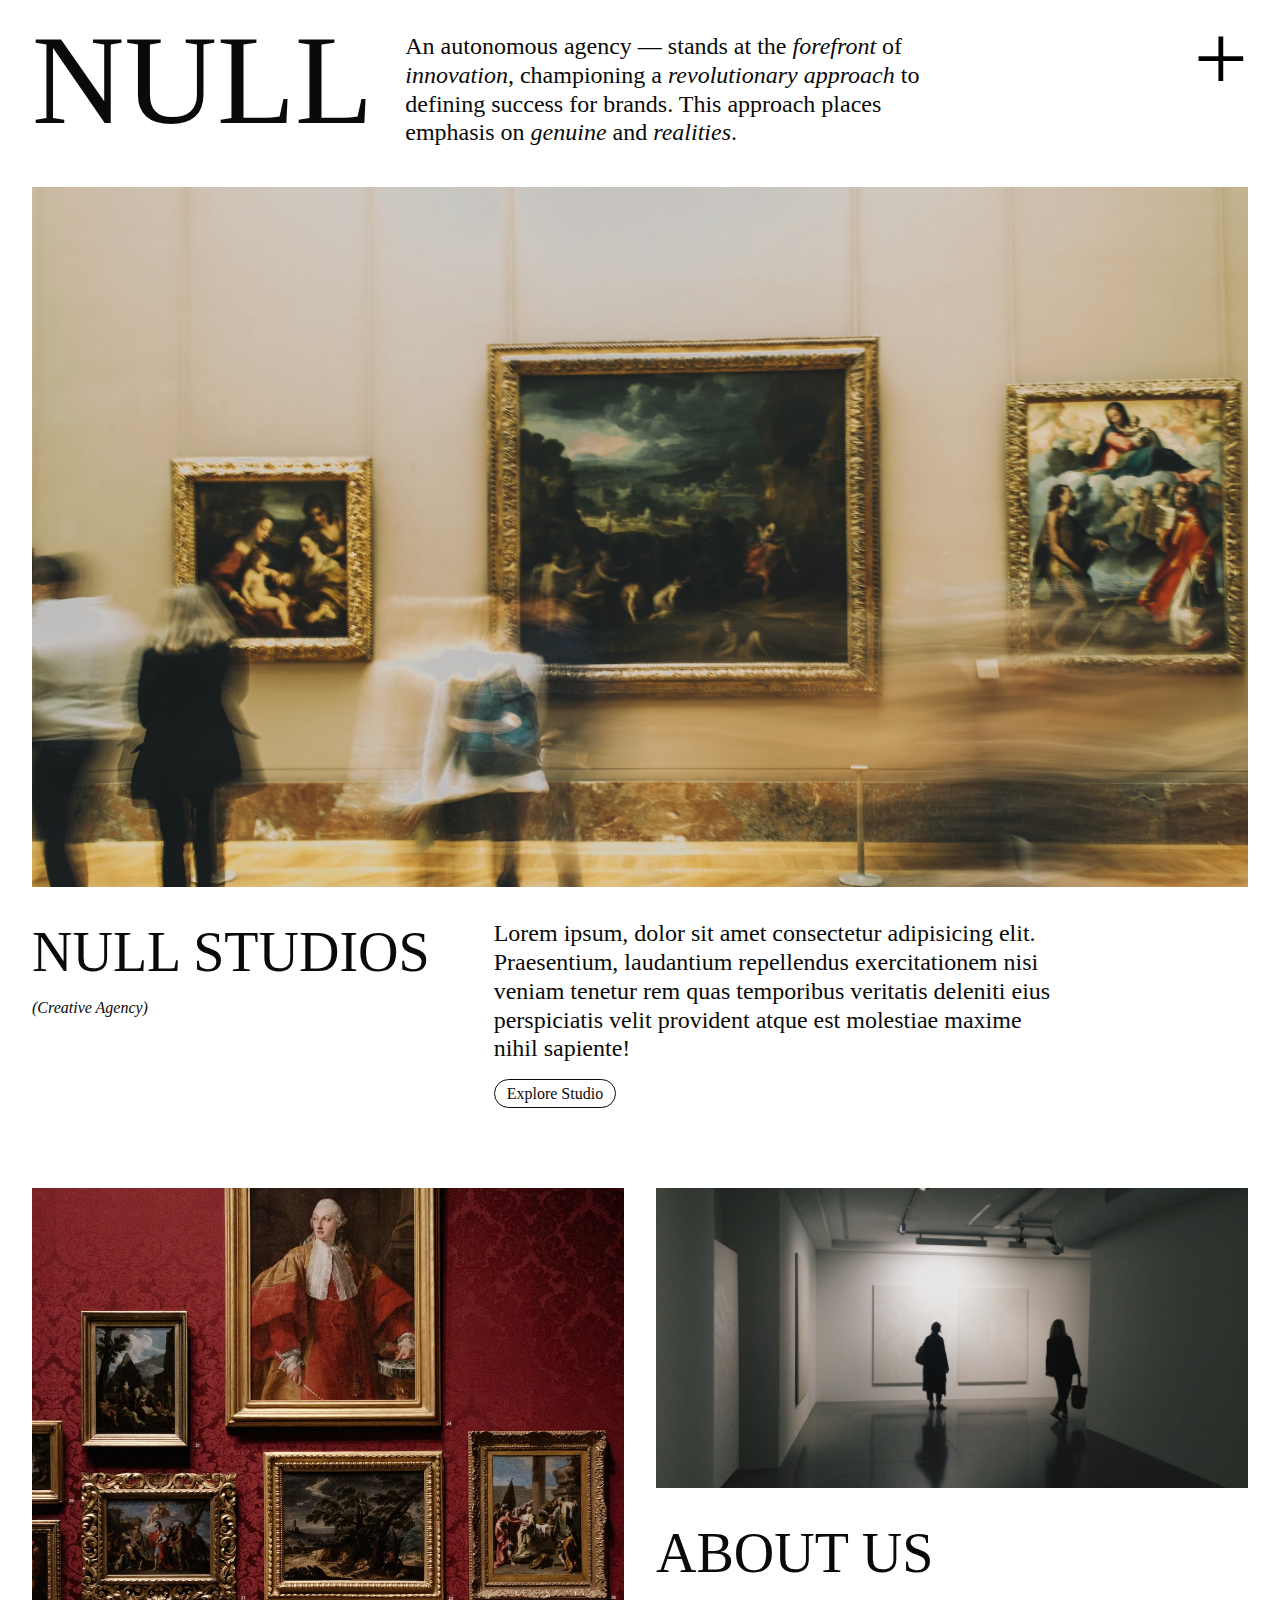
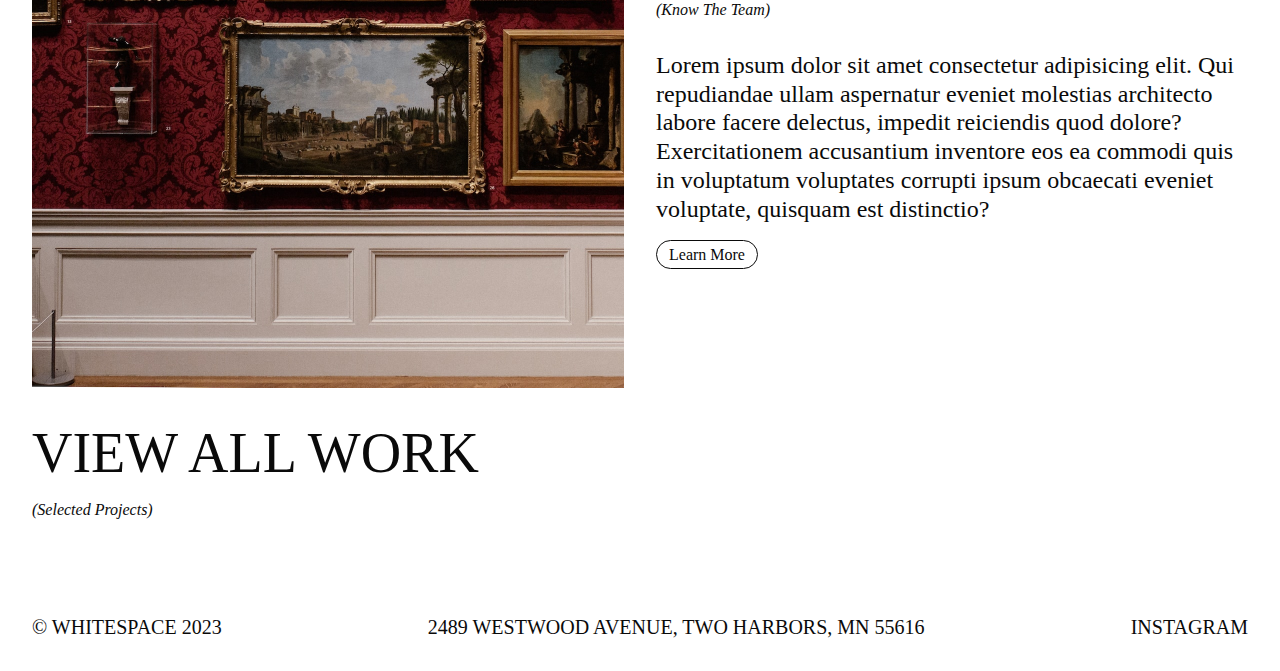
<file: index.html>
<!DOCTYPE html>
<html lang="en">
 <head>
  <meta charset="UTF-8" />
  <meta name="viewport" content="width=device-width, initial-scale=1.0" />
  <title>Null Studio | Creative Agency Template</title>
  <meta name="description" content="A sleek, dark-themed agency website template built with HTML, CSS, and JavaScript.">
  <meta name="keywords" content="Null Studio, agency template, HTML, CSS, JavaScript, frontend development, NULL STUDIO NETLIFY, NULL STUDIO VERCEL, NULL STUDIO ADITYA, NULL STUDIO MANIPAL">
  <meta name="author" content="Aditya Agarwal">
  <meta name="robots" content="index, follow">

  <!-- Canonical URL -->
  <link rel="canonical" href="https://nullstudio.netlify.app/" />

  <!-- Open Graph -->
  <meta property="og:title" content="Null Studio | Creative Agency Template">
  <meta property="og:description" content="A sleek, dark-themed agency website template built with HTML, CSS, and JavaScript.">
  <meta property="og:image" content="https://res.cloudinary.com/dcf0cpuqf/image/upload/v1744313893/Screenshot_2025-04-11_010625_uzhmr8.png">
  <meta property="og:url" content="https://nullstudio.netlify.app/">
  <meta property="og:type" content="website">

  <!-- Twitter Card -->
  <meta name="twitter:card" content="summary_large_image">
  <meta name="twitter:title" content="Null Studio | Creative Agency Template">
  <meta name="twitter:description" content="A sleek, dark-themed agency website template built with HTML, CSS, and JavaScript.">
  <meta name="twitter:image" content="https://res.cloudinary.com/dcf0cpuqf/image/upload/v1744313893/Screenshot_2025-04-11_010625_uzhmr8.png">

<!-- Favicon for modern browsers -->
<link rel="icon" type="image/png" sizes="32x32" href="https://res.cloudinary.com/dcf0cpuqf/image/upload/v1747914442/NULL_STUDIO_LOGO_v3ogn7.png">

<!-- Apple Touch Icon (for iOS home screen icons) -->
<link rel="apple-touch-icon" href="https://res.cloudinary.com/dcf0cpuqf/image/upload/v1747914442/NULL_STUDIO_LOGO_v3ogn7.png">

<!-- Shortcut Icon (for IE browsers) -->
<link rel="shortcut icon" href="https://res.cloudinary.com/dcf0cpuqf/image/upload/v1747914442/NULL_STUDIO_LOGO_v3ogn7.png" type="image/png">


  <!-- CSS -->
  <link rel="stylesheet" href="./main.css" />
  <link rel="stylesheet" href="./styles/index.css" />
  <meta name="google-site-verification" content="W15BiWuEv8i1pYRd38IHA2Mns__zokkK7E5EZFbC4dg" />
  <link rel="manifest" href="/manifest.json">
</head>

  <body>
    <div class="menu-toggle">
      <div class="toggle-icon">
        <span>+</span>
      </div>
    </div>
    <div class="menu">
      <div class="menu-link"><a href="index.html">Index</a><span>+</span></div>
      <div class="menu-link">
        <a href="pages/work.html">Projects</a><span>+</span>
      </div>
      <div class="menu-link">
        <a href="pages/about.html">About Us</a><span>+</span>
      </div>
      <div class="menu-link">
        <a href="pages/contact.html">Contact</a><span>+</span>
      </div>
      <div class="menu-link">
        <a href="pages/careers.html">Careers</a><span>+</span>
      </div>
    </div>
    <div class="container" id="home">
      <!-- header -->
      <div class="header">
        <div class="hero-logo">
          <a href="index.html">Null</a>
        </div>
        <div class="hero-copy">
          <p>
            An autonomous agency &mdash; stands at the <span>forefront</span> of
            <span>innovation</span>, championing a
            <span>revolutionary approach</span> to defining success for brands.
            This approach places emphasis on <span>genuine </span> and
            <span>realities</span>.
          </p>
        </div>
      </div>

      <!-- article -->
      <div class="article" id="hero-article">
        <div class="article-img" id="article-img-1">
          <img src="./assets/home/hero.jpg" alt="" />
        </div>
        <div class="article-copy">
          <div class="article-title">
            <p><a href="#">Null Studios</a></p>
            <span>(Creative Agency)</span>
          </div>
          <div class="article-text">
            <p>
              Lorem ipsum, dolor sit amet consectetur adipisicing elit.
              Praesentium, laudantium repellendus exercitationem nisi veniam
              tenetur rem quas temporibus veritatis deleniti eius perspiciatis
              velit provident atque est molestiae maxime nihil sapiente!
            </p>

            <div class="article-link">
              <a href="pages/about.html">Explore Studio</a>
            </div>
          </div>
        </div>
      </div>

      <div class="article-row">
        <div class="article-col">
          <div class="article" id="hero-article">
            <div class="article-img" id="article-img-2">
              <img src="./assets/home/article-1.jpg" alt="" />
            </div>
            <div class="article-copy">
              <div class="article-title">
                <p><a href="pages/work.html">View All Work</a></p>
                <span>(Selected Projects)</span>
              </div>
            </div>
          </div>
        </div>
        <div class="article-col">
          <div class="article" id="hero-article">
            <div class="article-img" id="article-img-3">
              <img src="./assets/home/article-2.jpg" alt="" />
            </div>
            <div class="article-copy">
              <div class="article-title">
                <p><a href="pages/about.html">About Us</a></p>
                <span>(Know The Team)</span>
              </div>
              <div class="article-text">
                <p>
                  Lorem ipsum dolor sit amet consectetur adipisicing elit. Qui
                  repudiandae ullam aspernatur eveniet molestias architecto
                  labore facere delectus, impedit reiciendis quod dolore?
                  Exercitationem accusantium inventore eos ea commodi quis in
                  voluptatum voluptates corrupti ipsum obcaecati eveniet
                  voluptate, quisquam est distinctio?
                </p>

                <div class="article-link">
                  <a href="pages/about.html">Learn More</a>
                </div>
              </div>
            </div>
          </div>
        </div>
      </div>

      <footer>
        <p>&copy; whitespace 2023</p>
        <p id="address">2489 Westwood Avenue, Two Harbors, MN 55616</p>
        <p><a href="https://www.instagram.com/aditya_xup/">Instagram</a></p>
      </footer>
    </div>
    <script src="https://cdnjs.cloudflare.com/ajax/libs/gsap/3.12.2/gsap.min.js"></script>
    <script src="./script.js"></script>
  </body>
</html>
</file>
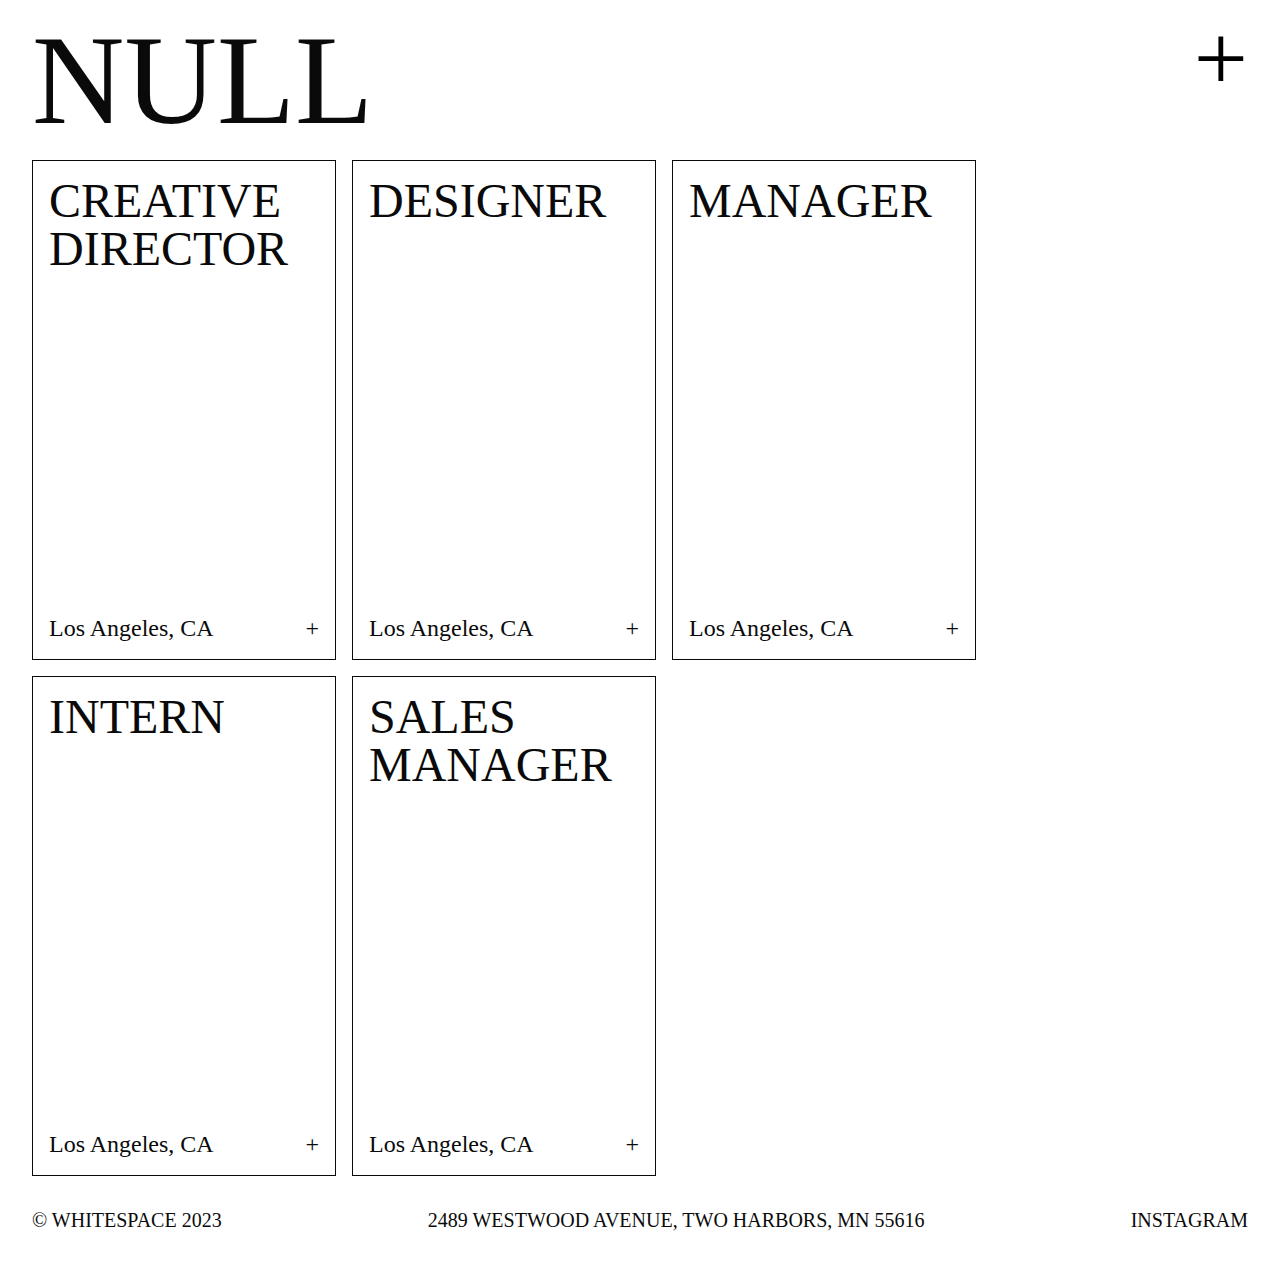
<file: pages/careers.html>
<!DOCTYPE html>
<html lang="en">
  <head>
    <meta charset="UTF-8" />
    <meta name="viewport" content="width=device-width, initial-scale=1.0" />
    <title>Careers Page | Null Studio | MWT by @Codegrid</title>
    <link rel="stylesheet" href="../main.css" />
    <link rel="stylesheet" href="../styles/index.css" />
    <link rel="stylesheet" href="../styles/careers.css" />
  </head>
  <body>
    <div class="menu-toggle">
      <div class="toggle-icon">
        <span>+</span>
      </div>
    </div>
    <div class="menu">
      <div class="menu-link">
        <a href="../index.html">Index</a><span>+</span>
      </div>
      <div class="menu-link">
        <a href="./work.html">Projects</a><span>+</span>
      </div>
      <div class="menu-link">
        <a href="./about.html">About Us</a><span>+</span>
      </div>
      <div class="menu-link">
        <a href="./contact.html">Contact</a><span>+</span>
      </div>
      <div class="menu-link">
        <a href="./careers.html">Careers</a><span>+</span>
      </div>
    </div>
    <div class="container">
      <div class="header">
        <div class="hero-logo">
          <a href="../index.html">Null</a>
        </div>
      </div>

      <!-- jobs -->
      <div class="cards">
        <div class="card">
          <div class="card-title">
            <h1>Creative Director</h1>
          </div>
          <div class="card-location">
            <p>Los Angeles, CA</p>
            <p class="expand-sign">+</p>
          </div>
        </div>
        <div class="card">
          <div class="card-title">
            <h1>Designer</h1>
          </div>
          <div class="card-location">
            <p>Los Angeles, CA</p>
            <p class="expand-sign">+</p>
          </div>
        </div>

        <div class="card">
          <div class="card-title">
            <h1>Manager</h1>
          </div>
          <div class="card-location">
            <p>Los Angeles, CA</p>
            <p class="expand-sign">+</p>
          </div>
        </div>

        <div class="card">
          <div class="card-title">
            <h1>Intern</h1>
          </div>
          <div class="card-location">
            <p>Los Angeles, CA</p>
            <p class="expand-sign">+</p>
          </div>
        </div>

        <div class="card">
          <div class="card-title">
            <h1>Sales Manager</h1>
          </div>
          <div class="card-location">
            <p>Los Angeles, CA</p>
            <p class="expand-sign">+</p>
          </div>
        </div>
      </div>

      <footer>
        <p>&copy; whitespace 2023</p>
        <p id="address">2489 Westwood Avenue, Two Harbors, MN 55616</p>
        <p><a href="https://www.instagram.com/codegridweb/">Instagram</a></p>
      </footer>
    </div>
    <script src="https://cdnjs.cloudflare.com/ajax/libs/gsap/3.12.2/gsap.min.js"></script>
    <script src="../script.js"></script>
  </body>
</html>
</file>
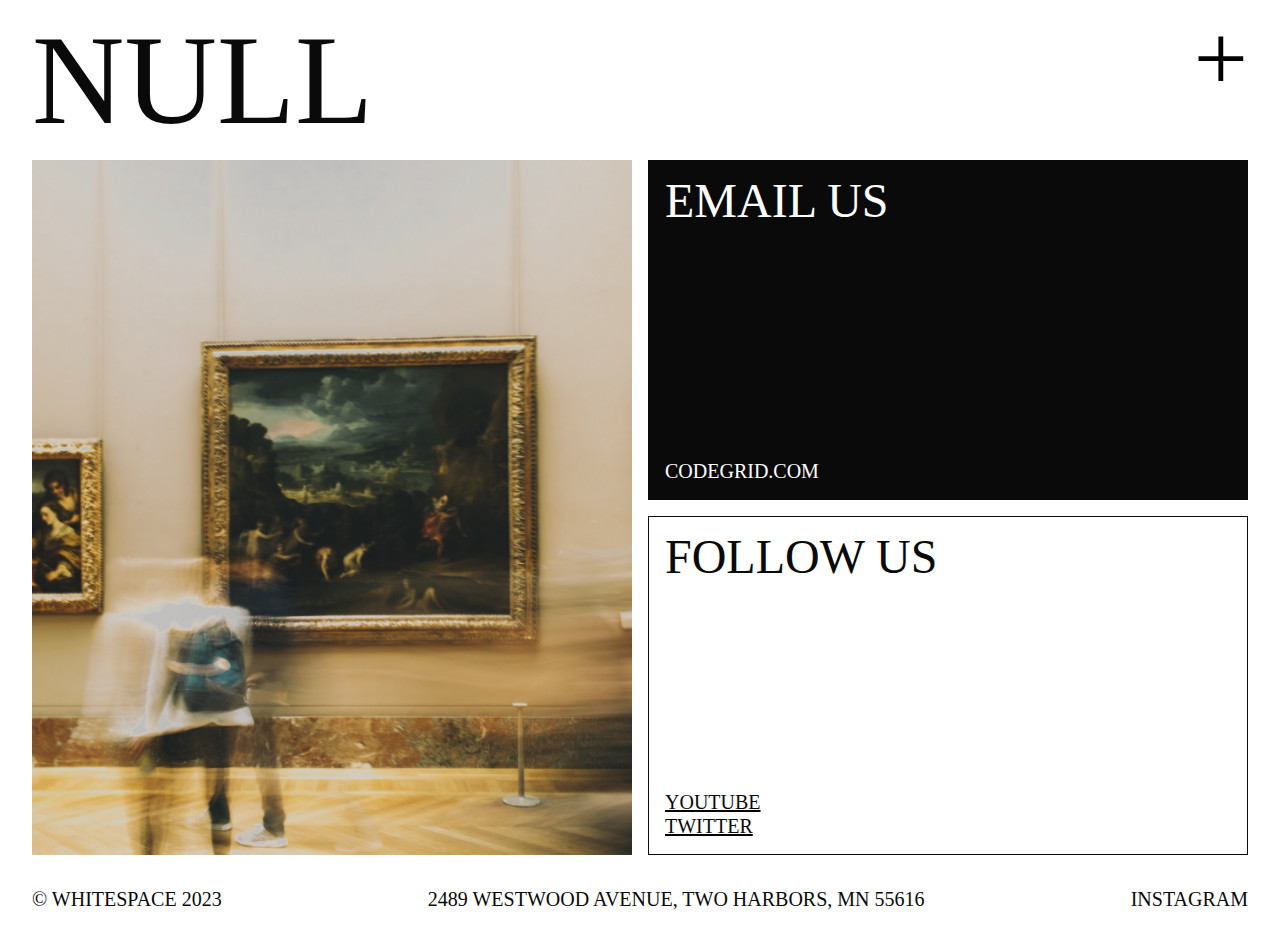
<file: pages/contact.html>
<!DOCTYPE html>
<html lang="en">
  <head>
    <meta charset="UTF-8" />
    <meta name="viewport" content="width=device-width, initial-scale=1.0" />
    <title>Contact Page | Null Studio | MWT by @Codegrid</title>
    <link rel="stylesheet" href="../main.css" />
    <link rel="stylesheet" href="../styles/index.css" />
    <link rel="stylesheet" href="../styles/contact.css" />
  </head>
  <body>
    <div class="menu-toggle">
      <div class="toggle-icon">
        <span>+</span>
      </div>
    </div>
    <div class="menu">
      <div class="menu-link">
        <a href="../index.html">Index</a><span>+</span>
      </div>
      <div class="menu-link">
        <a href="./work.html">Projects</a><span>+</span>
      </div>
      <div class="menu-link">
        <a href="./about.html">About Us</a><span>+</span>
      </div>
      <div class="menu-link">
        <a href="./contact.html">Contact</a><span>+</span>
      </div>
      <div class="menu-link">
        <a href="./careers.html">Careers</a><span>+</span>
      </div>
    </div>
    <div class="container">
      <div class="header">
        <div class="hero-logo">
          <a href="../index.html">Null</a>
        </div>
      </div>

      <div class="tiles">
        <div class="tile">
          <img src="../assets/home/hero.jpg" alt="" />
        </div>
        <div class="tile">
          <div class="tile-1" id="tile-dark">
            <h1>Email Us</h1>
            <p><a href="https://www.codegrid.com/">codegrid.com</a></p>
          </div>
          <div class="tile-2">
            <h1>Follow Us</h1>
            <div class="tile-links">
              <a href="https://www.youtube.com/@codegrid/">YouTube</a>
              <a href="https://twitter.com/codegridweb">Twitter</a>
            </div>
          </div>
        </div>
      </div>

      <footer>
        <p>&copy; whitespace 2023</p>
        <p id="address">2489 Westwood Avenue, Two Harbors, MN 55616</p>
        <p><a href="https://www.instagram.com/codegridweb/">Instagram</a></p>
      </footer>
    </div>
    <script src="https://cdnjs.cloudflare.com/ajax/libs/gsap/3.12.2/gsap.min.js"></script>
    <script src="../script.js"></script>
  </body>
</html>
</file>
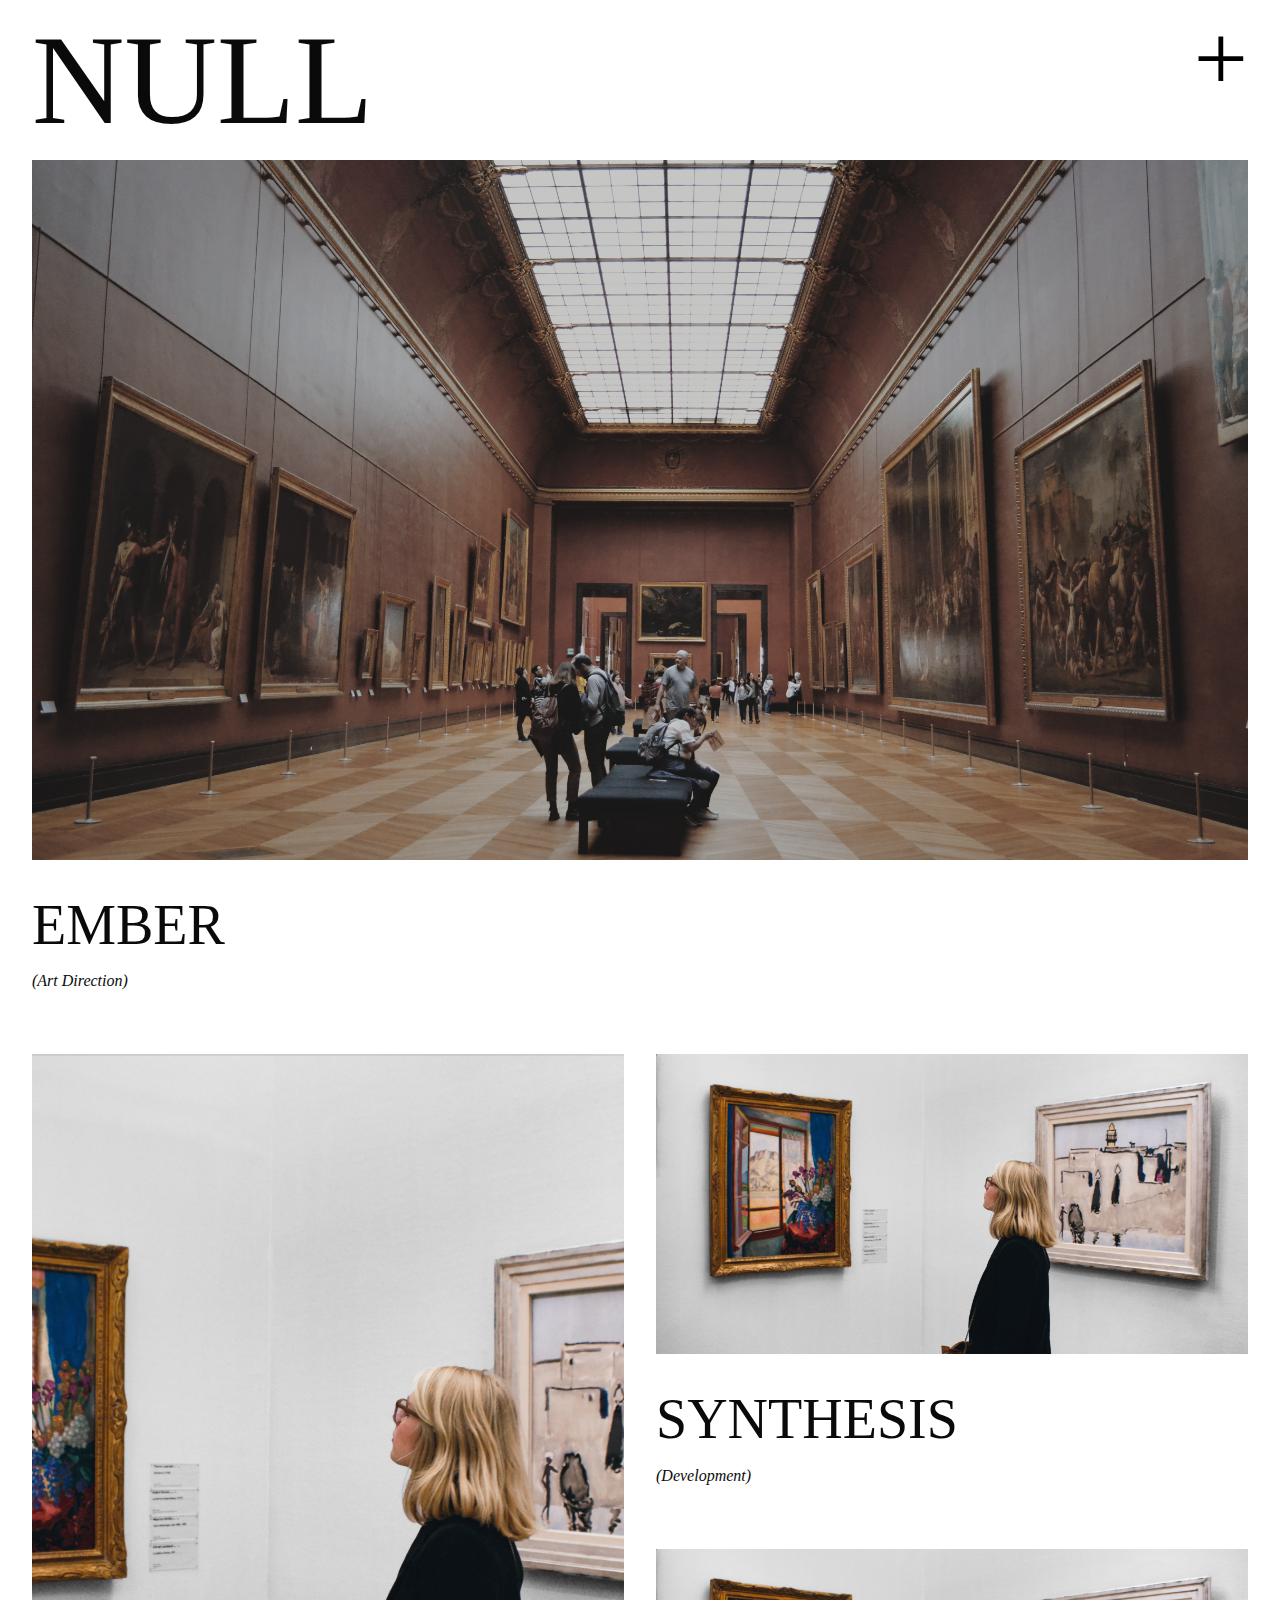
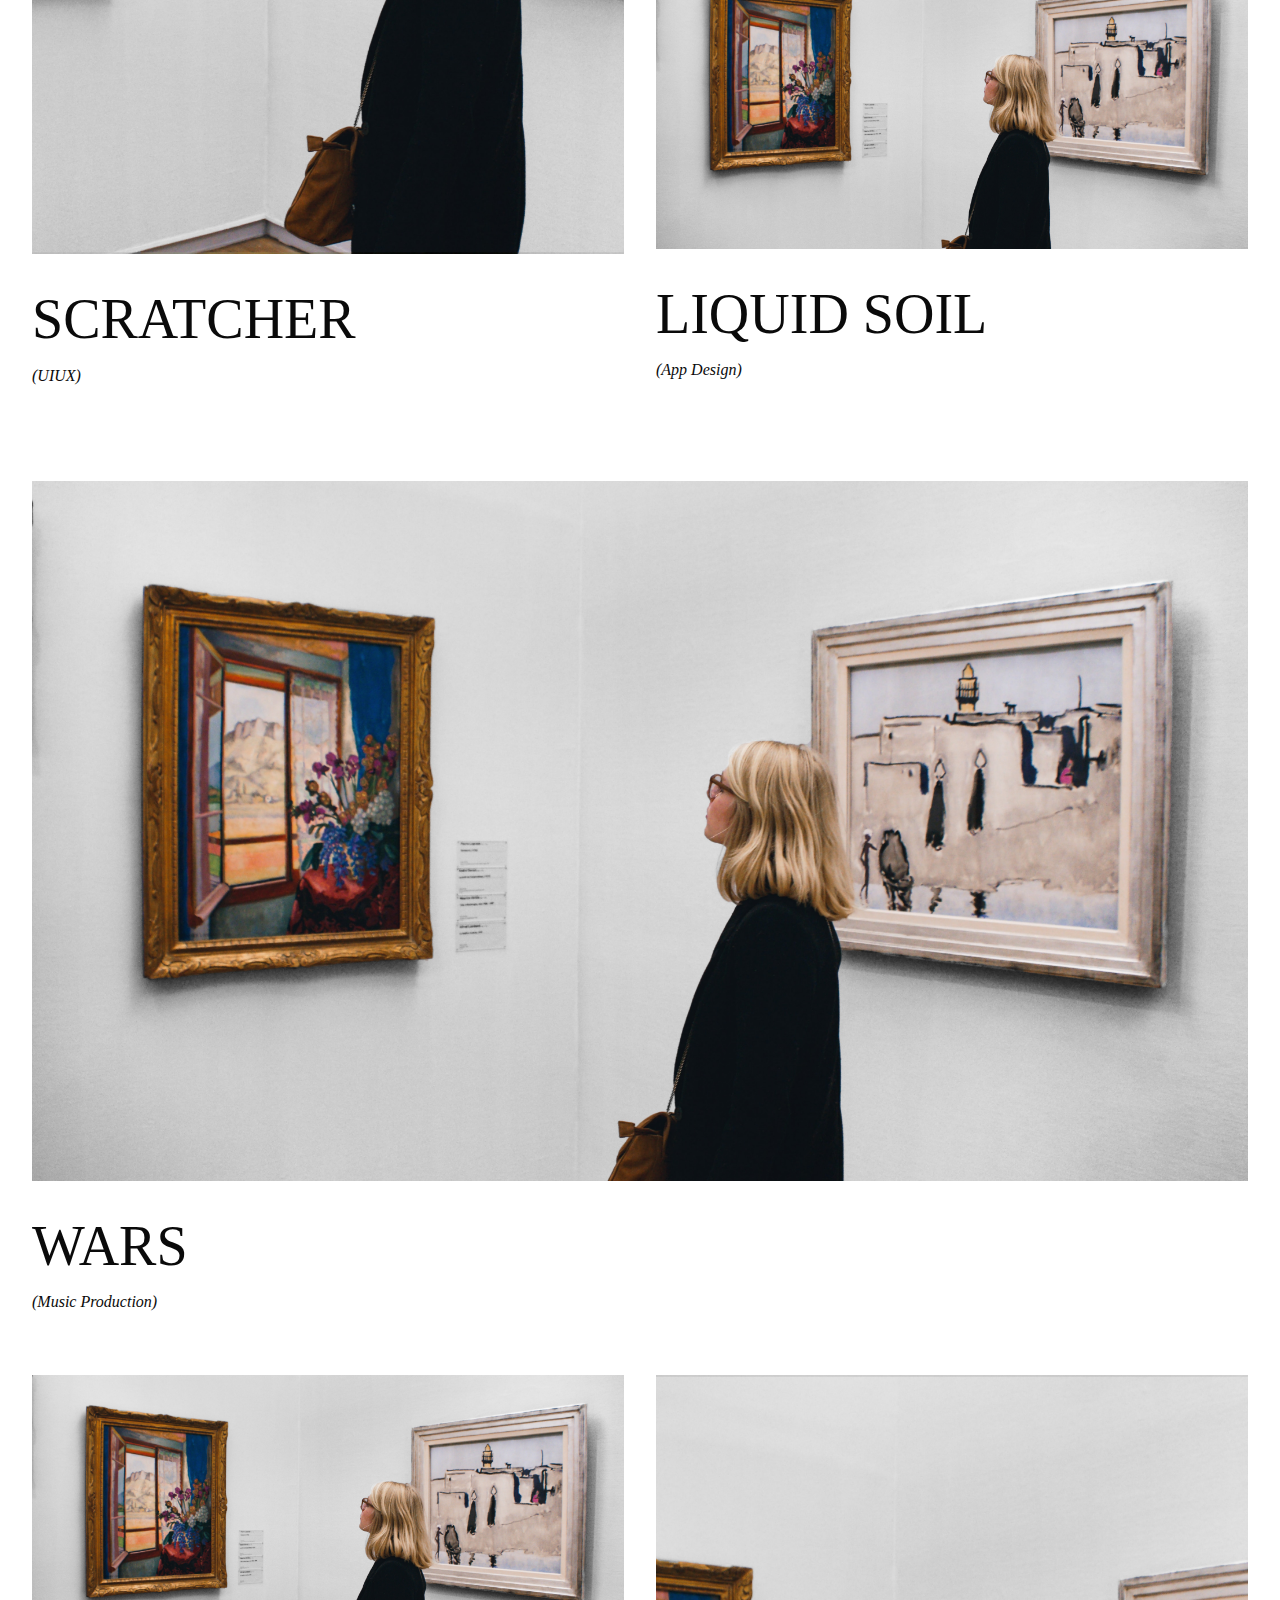
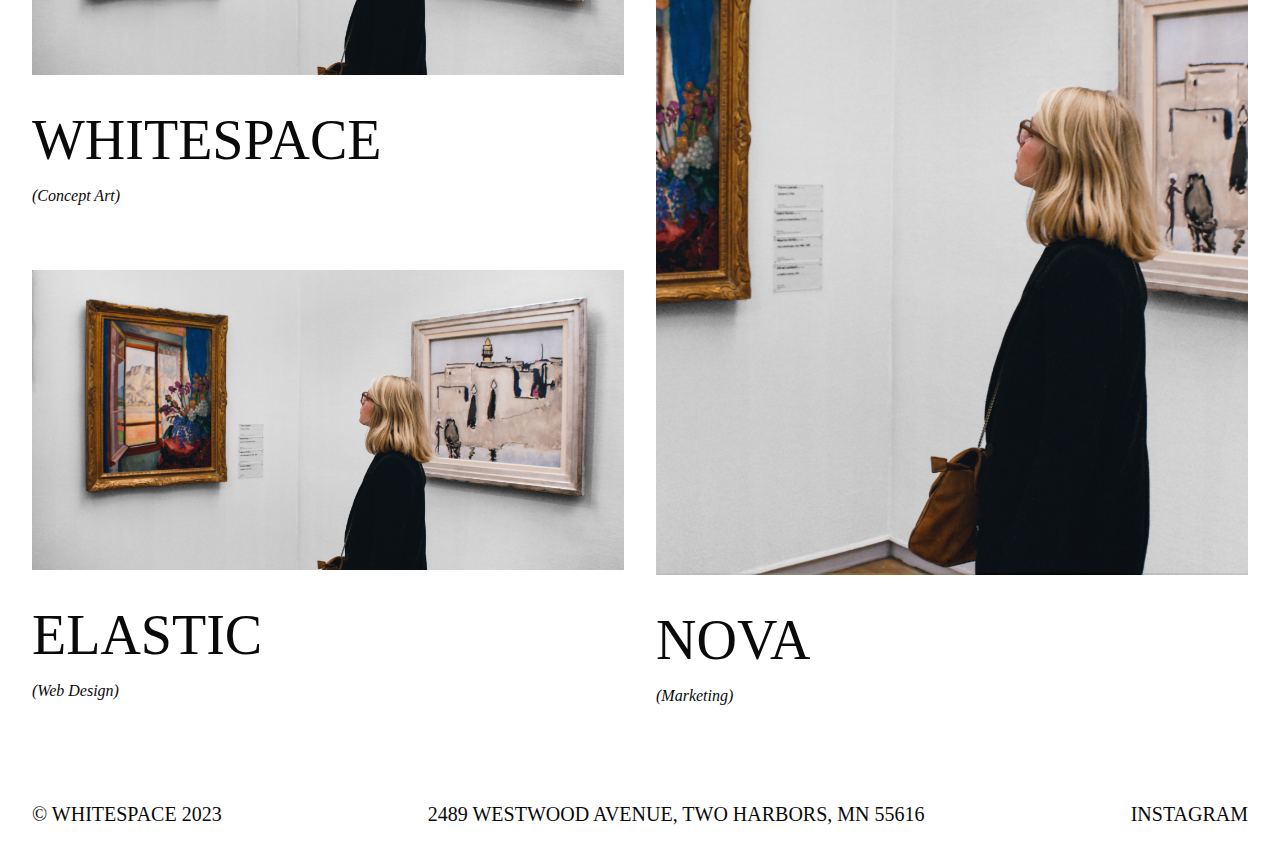
<file: pages/work.html>
<!DOCTYPE html>
<html lang="en">
  <head>
    <meta charset="UTF-8" />
    <meta name="viewport" content="width=device-width, initial-scale=1.0" />
    <title>Projects Page | Null Studio | MWT by @Codegrid</title>
    <link rel="stylesheet" href="../main.css" />
    <link rel="stylesheet" href="../styles/index.css" />
    <link rel="stylesheet" href="../styles/work.css" />
  </head>
  <body>
    <div class="menu-toggle">
      <div class="toggle-icon">
        <span>+</span>
      </div>
    </div>
    <div class="menu">
      <div class="menu-link">
        <a href="../index.html">Index</a><span>+</span>
      </div>
      <div class="menu-link">
        <a href="./work.html">Projects</a><span>+</span>
      </div>
      <div class="menu-link">
        <a href="./about.html">About Us</a><span>+</span>
      </div>
      <div class="menu-link">
        <a href="./contact.html">Contact</a><span>+</span>
      </div>
      <div class="menu-link">
        <a href="./careers.html">Careers</a><span>+</span>
      </div>
    </div>
    <div class="container">
      <div class="header">
        <div class="hero-logo">
          <a href="../index.html">Null</a>
        </div>
      </div>

      <div class="work-container">
        <div class="article" id="hero-article">
          <div class="article-img" id="article-img-1">
            <a href="work-sample.html">
              <img src="../assets/work/project-1.jpg" alt="" />
            </a>
          </div>
          <div class="article-copy">
            <div class="article-title">
              <p><a href="work-sample.html">Ember</a></p>
              <span>(Art Direction)</span>
            </div>
          </div>
        </div>

        <div class="article-row">
          <div class="article-col">
            <div class="article" id="hero-article">
              <div class="article-img" id="article-img-2">
                <a href="work-sample.html">
                  <img src="../assets/work/project-2.jpg" alt="" />
                </a>
              </div>
              <div class="article-copy">
                <div class="article-title">
                  <p><a href="work-sample.html">Scratcher</a></p>
                  <span>(UIUX)</span>
                </div>
              </div>
            </div>
          </div>
          <div class="article-col">
            <div class="article" id="hero-article">
              <div class="article-img" id="article-img-3">
                <a href="work-sample.html">
                  <img src="../assets/work/project-2.jpg" alt="" />
                </a>
              </div>
              <div class="article-copy">
                <div class="article-title">
                  <p><a href="work-sample.html">Synthesis</a></p>
                  <span>(Development)</span>
                </div>
              </div>
            </div>

            <div class="article" id="hero-article">
              <div class="article-img" id="article-img-3">
                <a href="work-sample.html">
                  <img src="../assets/work/project-2.jpg" alt="" />
                </a>
              </div>
              <div class="article-copy">
                <div class="article-title">
                  <p><a href="work-sample.html">Liquid Soil</a></p>
                  <span>(App Design)</span>
                </div>
              </div>
            </div>
          </div>
        </div>

        <div class="article" id="hero-article">
          <div class="article-img" id="article-img-1">
            <a href="work-sample.html">
              <img src="../assets/work/project-2.jpg" alt="" />
            </a>
          </div>
          <div class="article-copy">
            <div class="article-title">
              <p><a href="work-sample.html">Wars</a></p>
              <span>(Music Production)</span>
            </div>
          </div>
        </div>

        <div class="article-row">
          <div class="article-col">
            <div class="article" id="hero-article">
              <div class="article-img" id="article-img-3">
                <a href="work-sample.html">
                  <img src="../assets/work/project-2.jpg" alt="" />
                </a>
              </div>
              <div class="article-copy">
                <div class="article-title">
                  <p><a href="work-sample.html">Whitespace</a></p>
                  <span>(Concept Art)</span>
                </div>
              </div>
            </div>

            <div class="article" id="hero-article">
              <div class="article-img" id="article-img-3">
                <a href="work-sample.html">
                  <img src="../assets/work/project-2.jpg" alt="" />
                </a>
              </div>
              <div class="article-copy">
                <div class="article-title">
                  <p><a href="work-sample.html">Elastic</a></p>
                  <span>(Web Design)</span>
                </div>
              </div>
            </div>
          </div>
          <div class="article-col">
            <div class="article" id="hero-article">
              <div class="article-img" id="article-img-2">
                <a href="work-sample.html">
                  <img src="../assets/work/project-2.jpg" alt="" />
                </a>
              </div>
              <div class="article-copy">
                <div class="article-title">
                  <p><a href="work-sample.html">Nova</a></p>
                  <span>(Marketing)</span>
                </div>
              </div>
            </div>
          </div>
        </div>
      </div>

      <footer>
        <p>&copy; whitespace 2023</p>
        <p id="address">2489 Westwood Avenue, Two Harbors, MN 55616</p>
        <p><a href="https://www.instagram.com/codegridweb/">Instagram</a></p>
      </footer>
    </div>
    <script src="https://cdnjs.cloudflare.com/ajax/libs/gsap/3.12.2/gsap.min.js"></script>
    <script src="../script.js"></script>
  </body>
</html>
</file>
<file: main.css>
@import url("https://fonts.googleapis.com/css2?family=Teko:wght@300;400;500;600;700&display=swap");

:root {
  --color-bg: #fff;
  --color-text: #0a0a0a;

  /* fonts */
  --font-accent: "Cosi Times";
  --font-sans-serif: "PP Neue Montreal";
  --font-serif: "PP Eiko";
}

* {
  margin: 0;
  padding: 0;
  box-sizing: border-box;
}

html,
body {
  width: 100%;
  min-height: 100%;
  background: var(--color-bg);
  font-family: var(--font-sans-serif);
}

/* Custom Scrollbar */
::-webkit-scrollbar {
  width: 6px;
}

::-webkit-scrollbar-track {
  background: #fff;
}

::-webkit-scrollbar-thumb {
  background: #000;
  border-radius: 8px;
  transition: background 0.3s ease;
}

::-webkit-scrollbar-thumb:hover {
  background: #555;
}

/* For Firefox */
html {
  scrollbar-width: thin;
  scrollbar-color: #000 #fff;
}





.container {
  width: 100%;
  height: 100%;
  /* min-height: 90vh; */
  padding: 2rem;
}

h1 {
  color: var(--color-text);
}

p,
span,
a {
  font-size: 1rem;
  line-height: 120%;
  color: var(--color-text);
}

span {
  font-family: var(--font-serif);
}

a {
  text-decoration: none;
  color: var(--color-text);
}

img {
  width: 100%;
  height: 100%;
  object-fit: cover;
}

footer {
  width: 100%;
  display: flex;
  justify-content: space-between;
}

footer p,
footer a {
  font-size: 1.25rem;
  text-transform: uppercase;
  font-family: var(--font-accent);
}

footer#light p,
footer#light a {
  color: var(--color-bg);
}

p#address {
  font-family: var(--font-sans-serif);
}

footer a {
  font-family: var(--font-sans-serif);
}

@media (max-width: 900px) {
  footer {
    flex-direction: column;
  }
}

.menu-toggle {
  position: fixed;
  top: 0;
  right: 0;
  padding: 0 2rem;
  z-index: 10000;
  cursor: pointer;
}

.menu-toggle .toggle-icon span {
  color: #000;
  font-size: 6rem;
  font-family: var(--font-accent);
}

.menu {
  position: fixed;
  top: 0;
  left: 0;
  width: 100vw;
  height: 100vh;
  background: rgba(0, 0, 0, 0.95);
  backdrop-filter: blur(20px);
  display: flex;
  flex-direction: column;
  justify-content: center;
  opacity: 0;
  pointer-events: none;
  z-index: 2;
}

.menu-link {
  position: relative;
  width: 100%;
  text-align: center;
  left: 2rem;
  transition: all 0.3s;
  margin: 0;
}

.menu-link:hover {
  left: -1rem;
  transition: all 0.3s;
}

.menu-link a {
  font-family: var(--font-accent);
  font-size: 5rem;
  text-align: center;
  color: var(--color-bg);
  line-height: 0;
}

.menu-link span {
  font-family: var(--font-accent);
  font-size: 5rem;
  text-align: center;
  color: var(--color-bg);
  padding: 0 0.5rem;
  opacity: 0;
  transition: all 0.3s;
}

.menu-link:hover span {
  opacity: 1;
  transition: all 0.3s;
}

@media (max-width: 900px) {
  .menu-link a {
    font-size: 3.5rem;
  }
}
</file>
<file: styles/index.css>
#home .header {
  width: 75%;
  display: flex;
  gap: 2rem;
  margin-bottom: 2rem;
}

.header .hero-logo a {
  font-size: 8rem;
  font-weight: 500;
  font-family: var(--font-accent);
  text-transform: uppercase;
  line-height: 75%;
}

.header .hero-copy {
  margin-bottom: 0.5rem;
}

.header .hero-copy p,
.header .hero-copy span {
  font-size: 1.5rem;
  color: var(--color-text);
}

.header .hero-copy p {
  font-weight: 500;
}

.header .hero-copy span {
  font-style: italic;
  font-weight: 400;
}

.article {
  display: flex;
  flex-direction: column;
  width: 100%;
  margin-bottom: 3rem;
}

.article .article-img {
  width: 100%;
  height: 700px;
}

.article-copy {
  display: flex;
  gap: 1rem;
  width: 85%;
  margin: 1rem 0;
}

.article-title {
  flex-shrink: 0;
}

.article-title p {
  margin: 1rem 0 0.75rem 0;
}

.article-title p a {
  font-size: 3.5rem;
  font-family: var(--font-accent);
  text-transform: uppercase;
}

.article-title span {
  font-style: italic;
  font-size: 1rem;
}

#hero-article .article-title {
  margin-right: 3rem;
}

#hero-article .article-text p {
  margin: 1rem 0 0.75rem 0;
}

.article-text p {
  font-size: 1.5rem;
}

.article-link {
  width: max-content;
  margin: 1rem 0;
  padding: 0.25rem 0.75rem;
  border: 1px solid var(--color-text);
  border-radius: 2rem;
}

.article-link:hover {
  background: var(--color-text);
}

.article-link:hover a {
  color: var(--color-bg);
}

.article-row {
  margin: 2rem 0;
  width: 100%;
  display: flex;
  gap: 2rem;
}

.article-col .article-copy {
  flex-direction: column;
  width: 100%;
}

.article-col {
  flex: 1;
}

#article-img-2 {
  height: 800px;
}

#article-img-3 {
  height: 300px;
}

@media (max-width: 900px) {
  #home .header {
    width: 100%;
    flex-direction: column;
    gap: 1rem;
    margin-bottom: 5rem;
  }

  .header .hero-copy {
    margin-top: 1rem;
  }

  .header .hero-logo a {
    font-size: 4rem;
  }

  .article-copy {
    width: 100%;
    flex-direction: column;
  }

  .article-title p {
    font-size: 2.5rem;
  }

  .article-text p {
    font-size: 1.25rem;
  }

  .article-row {
    flex-direction: column;
  }
}
</file>
<file: styles/careers.css>
.cards {
  margin: 2rem 0;
  width: 100%;
  display: flex;
  flex-wrap: wrap;
  gap: 1rem;
}

.card {
  width: 25%;
  height: 500px;
  padding: 1rem;
  display: flex;
  flex-direction: column;
  justify-content: space-between;
  border: 1.5px solid var(--color-text);
  transition: 0.3s all;
  cursor: pointer;
}

.card:hover {
  background: var(--color-text);
  color: var(--color-bg);
}

.card:hover h1,
.card:hover p {
  color: var(--color-bg);
}

.card-title h1 {
  line-height: 100%;
  text-transform: uppercase;
  font-family: var(--font-accent);
  font-weight: 400;
  font-size: 3rem;
}

.card-location {
  display: flex;
  justify-content: space-between;
}

.card-location p {
  font-size: 1.5rem;
  font-weight: 500;
}

p.expand-sign {
  font-family: var(--font-accent);
}

@media (max-width: 900px) {
  .cards {
    flex-direction: column;
  }

  .card {
    width: 100%;
  }
}
</file>
<file: styles/contact.css>
.tiles {
  width: 100%;
  display: flex;
  margin: 2rem 0;
  gap: 1rem;
  height: calc(95vh - 10rem);
}

.tile {
  width: 100%;
  height: 100%;
  display: flex;
  flex-direction: column;
  gap: 1rem;
  flex: 1;
}

.tile-1,
.tile-2 {
  width: 100%;
  height: 100%;
  flex: 1;
  border: 1.5px solid var(--color-text);
  display: flex;
  flex-direction: column;
  justify-content: space-between;
  padding: 1rem;
}

.tile h1 {
  line-height: 100%;
  text-transform: uppercase;
  font-family: var(--font-accent);
  font-weight: 400;
  font-size: 3rem;
}

.tile a {
  font-size: 1.25rem;
  font-weight: 400;
}

.tile-1 {
  background: var(--color-text);
  color: var(--color-bg);
}

.tile-1 h1,
.tile-1 p {
  color: var(--color-bg);
}

.tile-1 a {
  color: var(--color-bg);
}

.tile-links {
  display: flex;
  flex-direction: column;
  text-decoration: underline;
}

.tile-1 a,
.tile-2 a {
  text-transform: uppercase;
  font-weight: 400;
}

@media (max-width: 900px) {
  .tiles {
    flex-direction: column;
    height: calc(150vh - 10rem);
  }

  .tile-1,
  .tile-2 {
    flex: 2;
  }
}
</file>
<file: styles/work.css>
.work-container {
  margin: 2rem 0;
}
</file>
